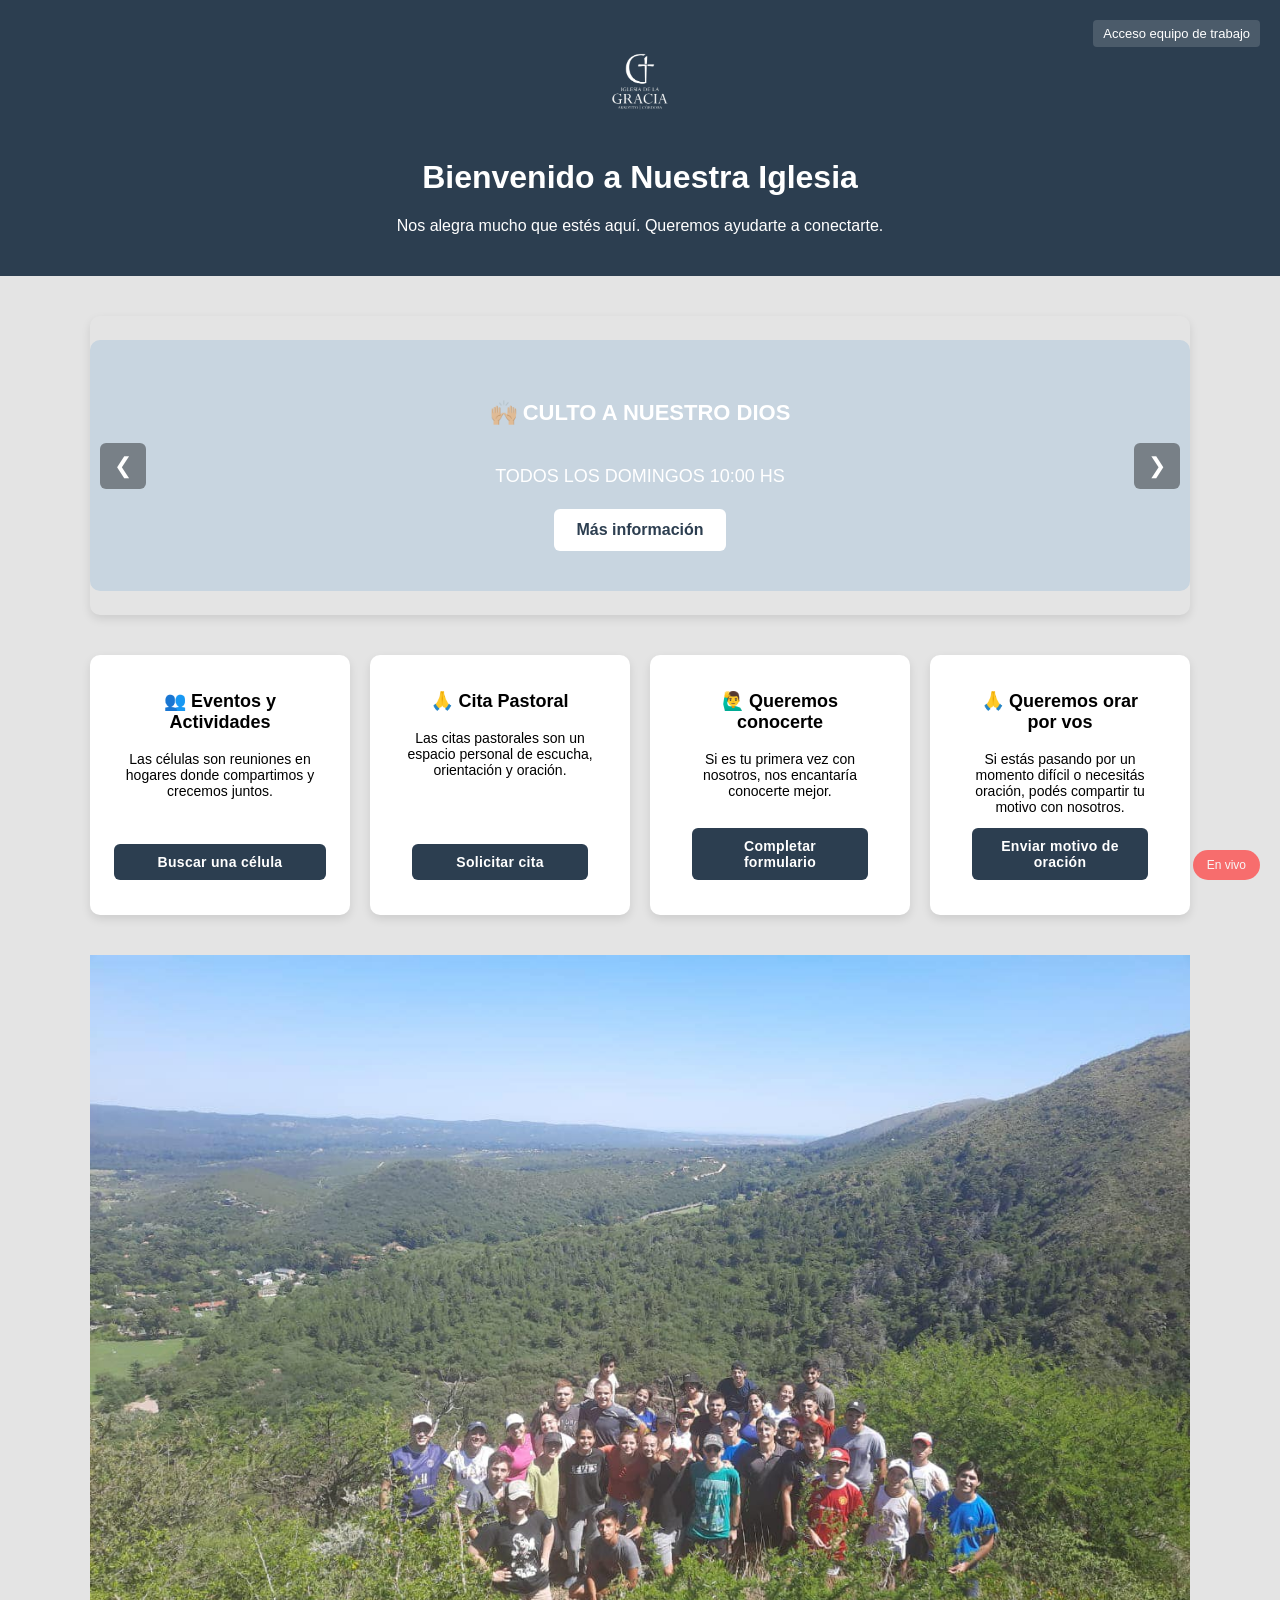
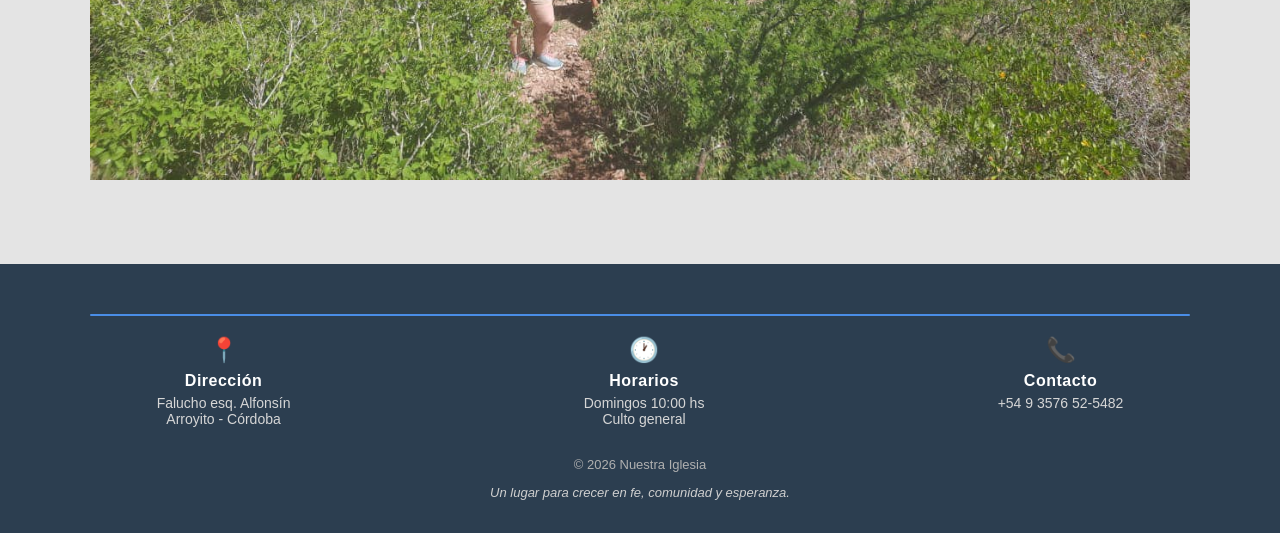
<file: index.html>
<!DOCTYPE html>
<html lang="es">

<head>

<meta charset="UTF-8">
<meta name="viewport" content="width=device-width, initial-scale=1.0">

<title>Iglesia</title>

<style>

body{
  font-family: Arial;              /* Fuente principal de toda la página */
  background:#e4e4e4;             /* Color de fondo gris claro */
  margin:0;                        /* Quita los márgenes predeterminados del navegador */
}

/* HEADER */

.btn-vivo {
  position: fixed;
  bottom: 20px;
  right: 20px;
  background: #ff3b3b;
  color: white;
  padding: 8px 14px;
  border-radius: 20px;
  font-size: 12px;
  text-decoration: none;
  opacity: 0.7;
  transition: 0.3s;
  cursor: pointer;
}

.btn-vivo:hover {
  opacity: 1;
  transform: scale(1.05);
}

header{
  background:#2c3e50;             /* Fondo azul del encabezado */
  color:white;                     /* Color de texto blanco */
  padding:30px 20px;               /* Espaciado interno: 30px arriba/abajo, 20px izquierda/derecha */
  text-align:center;               /* Centra el texto dentro del header */
  position:relative;               /* Posiciona elementos hijos con absolute relativo a este header */
}

.acceso-equipo{
  position:absolute;               /* Posiciona el botón relativo al header */
  top:20px;                        /* 20px desde el borde superior */
  right:20px;                      /* 20px desde el borde derecho */
  display:inline-block;            /* Comportamiento como un bloque en línea */
  width:auto;                       /* Ancho automático según contenido */
  font-size:13px;                  /* Tamaño de fuente pequeño */
  color:white;                      /* Texto blanco */
  text-decoration:none;            /* Quita subrayado */
  background:rgba(255,255,255,0.15); /* Fondo blanco semitransparente */
  padding:6px 10px;                /* Espaciado interno: 6px arriba/abajo, 10px izquierda/derecha */
  border-radius:4px;               /* Bordes redondeados */
}

.acceso-equipo:hover{
  background:rgba(255,255,255,0.3); /* Al pasar el mouse, el fondo se hace más visible */
}

.logo{
  width:150px;                     /* Ancho fijo del logo */
  position:absolute;               /* Posiciona el logo dentro del header */
  left:25px;                       /* 25px desde el borde izquierdo */
  top:50%;                          /* Centrado vertical relativo al header */
  transform:translateY(-50%);     /* Ajusta para que quede perfectamente centrado verticalmente */
}

/* CONTENIDO */

.container{
  max-width:1100px;                /* Ancho máximo del contenido */
  margin:auto;                      /* Centra horizontalmente el contenedor */
  padding:40px 10px;               /* Espaciado interno: 40px arriba/abajo, 10px izquierda/derecha */
}

.grid {
  display: grid;
  grid-template-columns: repeat(auto-fit, minmax(220px, 1fr)); /* tarjetas flexibles */
  gap:25px;
}

/* Contenedor de todas las tarjetas */
.grid {
  display: grid; /* Activa el layout en grid */
  grid-template-columns: repeat(auto-fit, minmax(220px, 1fr)); 
  /* Crea tantas columnas como entren, cada una mínimo 220px y máximo 1fr (proporción flexible) */
  gap: 25px; /* Separación entre tarjetas */
}

/* Cada tarjeta individual */
.card {
  background: white; /* Fondo blanco */
  border-radius: 10px; /* Bordes redondeados */
  box-shadow: 0 4px 10px rgba(0,0,0,0.1); /* Sombra sutil alrededor */
  display: flex; /* Flexbox para organizar contenido interno verticalmente */
  flex-direction: column; /* Contenido de arriba a abajo */
  justify-content: space-between; /* Distribuye espacio entre contenido y botón */
  text-align: center; /* Centra texto dentro de la tarjeta */
  aspect-ratio: 1 / 1; /* Mantiene la tarjeta cuadrada proporcional al ancho */
  overflow: hidden; /* Corta contenido que sobresalga de la tarjeta */
}

/* Contenido de la tarjeta (título + párrafo) */
.card-content {
  flex-grow: 1; /* Ocupa todo el espacio disponible dentro de la tarjeta */
  overflow: auto; /* Si el texto es muy largo, agrega scroll interno */
  padding: 15px; /* Espaciado interno para que el texto no toque bordes */
}

/* Título dentro de la tarjeta */
.card h3 {
  margin-top: 0; /* Quita margen superior */
  font-size: 18px; /* Tamaño de fuente legible */
}

/* Párrafo dentro de la tarjeta */
.card p {
  font-size: 14px; /* Tamaño de fuente más pequeño que el título */
  margin: 10px 0; /* Margen arriba y abajo */
}

/* Botón de la tarjeta */
.button {
  display: block;                 /* 🔥 importante */
  width: 80%;                     /* mismo ancho para todos */
  max-width: 220px;               /* no crecen demasiado */
  margin: 10px auto 15px auto;    /* centrado */
  padding: 12px 0;                /* solo vertical */
  background: #2c3e50;
  color: white;
  text-decoration: none;
  border-radius: 6px;
  font-weight: bold;
  font-size: 15px;                /* tamaño fijo */
  text-align: center;             /* centra texto */
  letter-spacing: 0.3px;          /* mejora visual */
  cursor: pointer;
  border: none;
  appearance: none;
  -webkit-appearance: none;
  -moz-appearance: none;
  transition: all 0.3s ease;
  outline: none;
}

.button:hover {
  background: #607489 !important;
}

/* MODALES: ocultos por defecto */
.modal {
  display: none;           /* Oculta el modal por defecto */
  position: fixed;         /* Fijo sobre la ventana */
  top: 0;
  left: 0;
  width: 100%;
  height: 100%;
  background: rgba(0,0,0,0.5); /* Fondo semitransparente */
  justify-content: center; /* Centra contenido horizontal */
  align-items: center;     /* Centra contenido vertical */
  z-index: 1000;           /* Encima de todo */
}

.modal-content {
  background: white;
  padding: 20px;
  border-radius: 10px;
  max-width: 90%;
  max-height: 90%;
  overflow: auto;          /* Scroll interno si es necesario */
}

/* MODALES ESTILO UNIFICADO */
.modal {
  display: none;                  /* Oculto por defecto */
  position: fixed;                /* Fijo sobre toda la pantalla */
  z-index: 1000;                  /* Encima de todo */
  left: 0;
  top: 0;
  width: 100%;                    /* Ocupa toda la pantalla */
  height: 100%;                   /* Altura completa */
  overflow: auto;                 /* Permite scroll si es necesario */
  background-color: rgba(0,0,0,0.6); /* Fondo semitransparente */
}

/* Contenido interno del modal */
.modal-content {
  background: white;              /* Fondo blanco */
  margin: 60px auto;              /* Centrado vertical y horizontal */
  padding: 20px;                  /* Espaciado interno */
  border-radius: 10px;            /* Bordes redondeados */
  max-width: 700px;               /* Ancho máximo uniforme */
  width: 90%;                     /* Responsivo en móviles */
  max-height: 80vh;               /* Altura máxima relativa a la pantalla */
  overflow-y: auto;               /* Scroll vertical si excede altura */
  box-shadow: 0 4px 20px rgba(0,0,0,0.2); /* Sombra elegante */
  text-align: center;             /* Centrado de texto */
}

.modal .close {
  color: #333;                     /* Gris oscuro */
  float: right;                     /* Lo pone a la derecha */
  font-size: 28px;
  font-weight: bold;
  cursor: pointer;
  margin-top: -10px;                /* Ajusta un poco hacia arriba */
}

.modal .close:hover {
  color: #648ed2;                   /* Azul al pasar mouse */
}

.modal iframe {
  width: 100%;                     /* Ocupa todo el ancho del contenido del modal */
  min-height: 400px;               /* Altura mínima legible */
  max-height: 70vh;                /* Máximo para no salirse del modal */
  border: none;                    /* Sin borde */
  border-radius: 6px;              /* Bordes suaves */
}

/* Responsive para móviles */
@media (max-width: 700px) {
  .grid {
    grid-template-columns: 1fr; /* 1 tarjeta por fila */
    gap: 20px; /* Reduce espacio entre tarjetas */
  }

  .card {
    aspect-ratio: auto; /* Deja que la altura se ajuste automáticamente en móviles */
    min-height: 180px; /* Garantiza altura mínima */
  }

  /* Header móvil */
header {
  padding: 25px 15px;      /* Reduce padding general */
  text-align: center;       /* Centra todo el contenido */
  position: relative;       /* Asegura que los hijos con absolute sean relativos */
}

/* Logo */
header .logo {
  position: static;         /* Quita absolute */
  transform: none;          /* Quita el translate */
  width: 90px;              /* Más pequeño en móviles */
  display: block;
  margin: 0 auto 10px auto; /* Centrado con margen inferior */
}

/* Botón acceso equipo */
header .acceso-equipo {
  position: static;          /* Quita absolute para que no se superponga */
  display: inline-block;     
  margin: 0 auto;            /* Centrado horizontal */
  padding: 8px 15px;         /* Ajusta tamaño en móviles */
  font-size: 13px;           /* Texto más legible */
  margin-bottom: 10px;       /* Separación debajo */
}
}

/* CARRUSEL ANUNCIOS */

.carousel{
  width:100%;                       /* Ocupa todo el ancho disponible */
  max-width:1100px;                 /* No excede 1100px */
  margin:0 auto 40px auto;          /* Centra horizontalmente y agrega 40px abajo */
  position:relative;                 /* Para poder colocar botones de flecha absolute */
  overflow:hidden;                  /* Oculta contenido que sobresalga */
  border-radius:10px;               /* Bordes redondeados del carrusel */
  box-shadow:0 4px 10px rgba(0,0,0,0.1); /* Sombra sutil */
}

.carousel-track{
  display:flex;                      /* Las slides se organizan horizontalmente */
  transition:transform 0.5s ease;    /* Animación suave al cambiar slide */
  align-items:stretch;                /* Centra verticalmente el contenido de cada slide */
}

.slide{
  min-width:100%;                   /* Cada slide ocupa todo el ancho del carrusel */
  color:white;                       /* Texto blanco */
  padding:40px 30px;                 /* Espaciado interno */
  display:flex;                       /* Flex para centrar vertical y horizontal */
  flex-direction:column;             /* Organiza texto verticalmente */
  align-items:center;                 /* Centrado horizontal */
  justify-content:center;             /* Centrado vertical */
  text-align:center;                 /* Texto centrado */
  margin:auto;                        /* Centra el slide dentro del carrusel */
  min-height:200px;                   /* Altura mínima */
  border-radius:10px;                 /* Bordes redondeados de cada slide */
}

.slide{
  min-width:100%;
  min-height:200px;

  display:flex;
  flex-direction:column;

  align-items:center;
  justify-content:center;

  padding:40px 30px;

  /* 🔥 CLAVE */
  width:100%;
  box-sizing:border-box;
}

/* Gama de azul institucional */
.slide-azul1 { background:#c8d5e0; } /* Azul muy claro, pastel */
.slide-azul2 { background:#a3b7c9; } /* Azul claro */
.slide-azul3 { background:#7f99b2; } /* Azul medio */
.slide-azul4 { background:#5c7a9b; } /* Azul oscuro */
.slide-azul5 { background:#2c3e50; } /* Azul institucional principal */

.slide h2,
.slide p{
  width:100%;              /* 🔥 clave */
  max-width:600px;
  word-break: normal;      /* 🔥 evita cortes raros */
  overflow-wrap: anywhere; /* 🔥 mejor que break-word */
}

.slide h2{
  font-size:22px;
  line-height:1.3;
}

.slide p{
  font-size:18px;
  max-width:600px;
  margin-bottom:20px;
  line-height:1.4;              /* 🔥 mejora lectura */
}

.slide a{
  background:white;
  color:#2c3e50;
  padding:12px 22px;
  border-radius:6px;
  text-decoration:none;
  font-weight:bold;
  display:inline-block;         /* 🔥 asegura buen comportamiento */
}

.slide a:hover{
  background:#f2f6fa;                 /* Hover: fondo gris claro */
}

/* BOTONES FLECHAS */

.carousel button{
  position:absolute;                   /* Posiciona sobre el carrusel */
  top:50%;                              /* Centrado vertical */
  transform:translateY(-50%);          /* Ajusta centrado exacto */
  background:rgba(0,0,0,0.4);          /* Fondo semitransparente negro */
  color:white;                          /* Texto blanco */
  border:none;                          /* Sin borde */
  font-size:22px;                       /* Tamaño del símbolo */
  padding:10px 14px;                     /* Espaciado interno */
  cursor:pointer;                        /* Cursor pointer */
  border-radius:6px;                     /* Bordes redondeados */
  z-index:10;                             /* Encima de slides */
}

.prev{ left:10px; }                      /* Botón anterior a 10px del borde izquierdo */
.next{ right:10px; }                     /* Botón siguiente a 10px del borde derecho */

.carousel button:hover{
  background:rgba(0,0,0,0.6);           /* Hover más oscuro */
}

/* RESPONSIVE */

@media (max-width:700px){
  /* Carrusel */
  .slide{
    padding:40px 15px;       /* más espacio vertical, menos horizontal */
    min-height:220px;        /* que respire un poco más */
  }

  .slide h2{
    font-size:20px;          /* ligeramente más pequeño */
  }

  .slide p{
    font-size:16px;
    max-width:90%;            /* que no se vea tan apretado */
    margin-bottom:20px;
  }

  .slide a{
    padding:10px 18px;        /* botones más cómodos de tocar */
    font-size:14px;
  }

  .carousel button{
    font-size:18px;
    padding:8px 10px;
  }

  .slide{
    padding:30px 15px;
    min-height:auto;            /* 🔥 evita que se corte */
  }

  .slide h2{
    font-size:18px;
  }

  .slide p{
    font-size:15px;
    max-width:95%;
  }

  .slide a{
    font-size:14px;
    padding:10px 16px;
  }
}

  /* Tarjetas */
.card {
  min-height:200px; /* menos altura exagerada */
  padding:20px;     /* mantiene espacio interno */
  display:flex;
  flex-direction:column;
  justify-content:space-between;
}

  .button{
    padding:10px 18px;
    font-size:14px;
  }

  /* Header */
  .logo{
    position:static;
    transform:none;
    width:90px;
    display:block;
    margin:0 auto 10px auto;
  }

  header{
    padding:25px 15px;
  }

  /* Ajuste general de grid */
  .grid{
    gap:20px;                /* un poco más de separación */
  }

.foto-carousel {
  position: relative;       /* Contenedor relativo para fotos */
  width: 100%;
  max-width: 1100px;
  margin: 40px auto;       /* Centra y separa del contenido superior */
  overflow: hidden;         /* Oculta imágenes que sobresalen */
}

.foto-carousel img {
  position: absolute;       /* Todas las imágenes se superponen */
  top: 0;
  left: 0;
  width: 100%;
  height: auto;
  opacity: 0;               /* Ocultas por defecto */
  transition: opacity 0.5s ease; /* Transición suave */
}

.foto-carousel img.active {
  opacity: 1;               /* Solo la activa se ve */
  position: relative;       /* La activa ocupa espacio visible */
}

/* Footer elegante */
footer {
  background: #2c3e50;          /* Azul oscuro elegante */
  color: #d6d6d6;               /* Texto gris claro */
  padding: 50px 20px 20px 20px; /* Más espacio arriba para respirar */
  font-family: Arial, sans-serif;
  position: relative;
  text-align: center;
}

/* Línea fina separadora */
/* Línea fina separadora ocupando casi todo el ancho */
footer::before {
  content: "";
  display: block;
  width: 90%;                     /* Ocupa 90% del ancho de la pantalla */
  max-width: 1100px;              /* Máximo ancho para pantallas grandes */
  height: 2px;                     /* Grosor fino */
  background: #4a8de6;            /* Azul claro para contraste */
  margin: 0 auto 20px auto;       /* Centra horizontalmente y da espacio debajo */
  border-radius: 1px;             /* Bordes suaves */
}

/* Contenedor de íconos y datos */
.footer-info {
  display: flex;
  justify-content: space-around;
  flex-wrap: wrap;
  margin-bottom: 30px;
  gap: 20px;                     /* Separación entre items */
}

/* Cada item del footer */
.footer-item {
  max-width: 220px;              /* Limita ancho para que no se estire demasiado */
}

.footer-item h4 {
  margin: 5px 0;
  font-size: 16px;
  color: #ffffff;                /* Títulos blancos */
  letter-spacing: 0.5px;         /* Espacio sutil entre letras */
}

.footer-item p {
  margin: 0;
  font-size: 14px;
}

.footer-icon {
  font-size: 24px;
  display: block;
  margin-bottom: 8px;
  color: #4a8de6;                /* Azul contraste para íconos */
}

/* Links */
footer a {
  color: #d6d6d6;
  text-decoration: none;
  transition: color 0.3s ease;
}

footer a:hover {
  color: #ffffff;                /* Cambio sutil al pasar mouse */
  text-decoration: underline;
}

/* Derechos y frase */
footer .copyright {
  font-size: 13px;
  color: #b0b0b0;
  margin-top: 10px;
}

footer .frase {
  font-style: italic;
  margin-top: 5px;
  color: #cfcfcf;
}

/* Contenido interno del modal */
.modal-content {
  background: white;             /* Fondo blanco */
  padding: 25px 30px;            /* Espaciado interno */
  border-radius: 10px;           /* Bordes redondeados */
  max-width: 700px;              /* No demasiado ancho */
  width: 90%;                    /* Ocupa 90% en pantallas pequeñas */
  margin: 50px auto;             /* Centrado vertical y horizontal */
  box-shadow: 0 5px 20px rgba(0,0,0,0.2); /* Sombra elegante */
  text-align: center;            /* Centrado del texto */
  max-height: 80vh;              /* Evita que exceda la pantalla */
  overflow-y: auto;              /* Scroll vertical si el contenido es largo */
}

/* Cuerpo interno del modal */
.modal-body {
  padding: 15px 0;
}

/* Botón del modal */
.modal-button {
  display: inline-block;         /* Se ve como botón */
  padding: 12px 25px;            /* Espaciado cómodo */
  background: #2c3e50;           /* Azul oscuro */
  color: white;                  /* Texto blanco */
  font-weight: bold;             /* Negrita */
  text-decoration: none;         /* Sin subrayado */
  border-radius: 6px;            /* Bordes redondeados */
  margin-top: 15px;              /* Separación del texto */
  transition: background 0.3s;   /* Efecto hover */
  cursor: pointer;               /* Manito al pasar mouse */
}

.modal-button:hover {
  background: #7da3e1;           /* Azul más oscuro al pasar mouse */
}

</style>

</head>

<body>
  

<header>

<img src="img/logo-iglesia.png" alt="Logo de la Iglesia" class="logo">

<h1>Bienvenido a Nuestra Iglesia</h1>

<p>Nos alegra mucho que estés aquí. Queremos ayudarte a conectarte.</p>

  <a href="acceso.html" class="acceso-equipo">
  Acceso equipo de trabajo
  </a>

</header>

<div class="container">

<div class="carousel">

<div class="carousel-track">

  <div class="slide slide-azul1">
    <h2> 🙌🏼 CULTO A NUESTRO DIOS</h2>
    <p>TODOS LOS DOMINGOS 10:00 HS</p>
    <a href="#">Más información</a>
  </div>

    <div class="slide slide-azul3">
    <h2>REUNION DE EQUIPO DE TRABAJO</h2>
    <p>Proximo Miercoles 21:00 hs<br>Nos juntamos a definir los lineamientos de este 2026</p>
  </div>

  <div class="slide slide-azul3">
    <h2>ENCONTRA UNA ACTIVIDAD PARA TI</h2>
    <p>Ingresa a la sección de Actividades y Eventos y encontra una actividad para vos</p>
    <a class="button" href="celulas.html">BUSCAR UNA ACTIVIDAD</a>
  </div>

</div>

<button class="prev" onclick="moverSlide(-1)">❮</button>
<button class="next" onclick="moverSlide(1)">❯</button>

</div>

<a href="vivo.html" class="btn-vivo">En vivo</a>

<div class="grid"> <!-- Contenedor de todas las tarjetas, usa grid para distribuirlas -->
  
  <!-- TARJETA 1 -->
  <div class="card"> <!-- Cada tarjeta individual -->
    
    <div class="card-content"> <!-- Contenido principal de la tarjeta, separado del botón -->
      <h3>👥 Eventos y Actividades</h3> <!-- Título de la tarjeta -->
      <p>
        Las células son reuniones en hogares donde compartimos y crecemos juntos.
      </p> <!-- Párrafo con información -->
    </div>

    <a class="button" href="celulas.html"> <!-- Botón con link -->
      Buscar una célula
    </a>

  </div>

  <!-- TARJETA 2 -->
  <div class="card">
    
    <div class="card-content">
      <h3>🙏 Cita Pastoral</h3>
      <p>
        Las citas pastorales son un espacio personal de escucha, orientación y oración.
      </p>
    </div>

    <button class="button" onclick="abrirCita()"> <!-- Botón que abre modal -->
      Solicitar cita
    </button>

  </div>

  <!-- TARJETA 3 -->
  <div class="card">
    
    <div class="card-content">
      <h3>🙋‍♂️ Queremos conocerte</h3>
      <p>
        Si es tu primera vez con nosotros, nos encantaría conocerte mejor.
      </p>
    </div>

    <button class="button" onclick="abrirConocerte()">
      Completar formulario
    </button>

  </div>

  <!-- TARJETA 4 -->
  <div class="card">
    
    <div class="card-content">
      <h3>🙏 Queremos orar por vos</h3>
      <p>
        Si estás pasando por un momento difícil o necesitás oración, podés compartir tu motivo con nosotros.
      </p>
    </div>

    <button class="button" onclick="abrirOracion()">
      Enviar motivo de oración
    </button>

  </div>

</div>

<!-- MODAL CITA PASTORAL -->

<!-- MODAL CITA PASTORAL -->
<div id="modalCita" class="modal">
  <div class="modal-content">
    <span class="close" onclick="cerrarCita()">&times;</span>
    <h2>Reservar una Cita Pastoral</h2>
    
    <div class="modal-body">
      <p>
        Las citas pastorales son un espacio de conversación, orientación espiritual y oración.
      </p>
      
      <!-- Botón estilizado -->
      <a class="modal-button" 
         href="https://calendar.app.google/1RZDMRSFcKo34GLp6" 
         target="_blank" 
         rel="noopener">
        Abrir calendario de citas
      </a>
    </div>
  </div>
</div>

<!-- MODAL CONOCER -->

<div id="modalConocerte" class="modal">

  <div class="modal-content">

    <span class="close" onclick="cerrarConocerte()">&times;</span>

    <h2>Queremos conocerte</h2>

    <iframe src="https://docs.google.com/forms/d/e/1FAIpQLSfh70ULIk5Yms42JQJRWNhZvlv1aDrzfICGIw5FvONYdoS8KA/viewform?embedded=true" width="640" height="1388" frameborder="0" marginheight="0" marginwidth="0">Cargando…</iframe>

  </div>

</div>

<!-- MODAL ORACION -->

<div id="modalOracion" class="modal">

<div class="modal-content">

<span class="close" onclick="cerrarOracion()">&times;</span>

<h2>Motivos de Oración</h2>

<iframe
src="https://docs.google.com/forms/d/e/1FAIpQLSdnc_ExkGpFJbV4-p3r2C7kH7dzoS4JJEhL16wKA---WSDEnQ/viewform?embedded=true">
</iframe>

</div>

</div>

  <div class="foto-carousel">

    <img src="img/fotos-carrousel/foto1.jpg" class="foto-slide active">
    <img src="img/fotos-carrousel/foto2.jpg" class="foto-slide">
    <img src="img/fotos-carrousel/foto3.jpg" class="foto-slide">
    <img src="img/fotos-carrousel/foto4.jpg" class="foto-slide">
    <img src="img/fotos-carrousel/foto5.jpg" class="foto-slide">
    <img src="img/fotos-carrousel/foto7.jpg" class="foto-slide">
    <img src="img/fotos-carrousel/foto8.jpg" class="foto-slide">

  </div>

</div>


<footer>

<div class="footer-info">

<div class="footer-item">
<span class="footer-icon">📍</span>
<h4>Dirección</h4>

<p>
<a href="https://www.google.com/maps/search/?api=1&query=Falucho+esquina+Alfonsin+Arroyito+Cordoba"
target="_blank"
style="color:#d6d6d6; text-decoration:none;">
Falucho esq. Alfonsín<br>Arroyito - Córdoba
</a>
</p>

</div>

<div class="footer-item">
<span class="footer-icon">🕐</span>
<h4>Horarios</h4>
<p>Domingos 10:00 hs<br>Culto general</p>
</div>

<div class="footer-item">
<span class="footer-icon">📞</span>
<h4>Contacto</h4>
<p>
<a href="https://wa.me/5493576525482" target="_blank" style="color:#d6d6d6; text-decoration:none;">
+54 9 3576 52-5482
</a>
</p>
</div>

</div>

<div class="copyright">
<p>© 2026 Nuestra Iglesia</p>
<p class="frase">Un lugar para crecer en fe, comunidad y esperanza.</p>
</div>

</footer>

<script>
// ---------------- MODALES ----------------
function abrirCita(){ document.getElementById("modalCita").style.display="block"; }
function cerrarCita(){ document.getElementById("modalCita").style.display="none"; }

function abrirConocerte(){ document.getElementById("modalConocerte").style.display="block"; }
function cerrarConocerte(){ document.getElementById("modalConocerte").style.display="none"; }

function abrirOracion(){ document.getElementById("modalOracion").style.display="block"; }
function cerrarOracion(){ document.getElementById("modalOracion").style.display="none"; }

// Cerrar modal al hacer click fuera
window.onclick = function(event){
  const modales = ["modalCita","modalConocerte","modalOracion"];
  modales.forEach(id=>{
    const m = document.getElementById(id);
    if(event.target == m) m.style.display = "none";
  });
}

// ---------------- CARRUSEL ----------------
let index = 0;

function moverSlide(direccion){
  const track = document.querySelector(".carousel-track");
  const slides = document.querySelectorAll(".slide");

  index += direccion;

  if(index < 0) index = slides.length - 1;
  if(index >= slides.length) index = 0;

  track.style.transform = "translateX(-" + index * 100 + "%)";
}

// Cambio automático cada 5 segundos
setInterval(() => { moverSlide(1); }, 5000);

// ---------------- SWIPE EN CELULAR ----------------

let startX = 0;
let endX = 0;

const carousel = document.querySelector(".carousel");

carousel.addEventListener("touchstart", function(e){
  startX = e.touches[0].clientX;
});

carousel.addEventListener("touchmove", function(e){
  endX = e.touches[0].clientX;
});

carousel.addEventListener("touchend", function(){

  if(startX - endX > 50){
    moverSlide(1);   // swipe izquierda
  }

  if(endX - startX > 50){
    moverSlide(-1);  // swipe derecha
  }

});

let fotoIndex = 0;

function cambiarFoto(){

const fotos = document.querySelectorAll(".foto-slide");

fotos.forEach(f => f.classList.remove("active"));

fotoIndex++;

if(fotoIndex >= fotos.length){
fotoIndex = 0;
}

fotos[fotoIndex].classList.add("active");

}

setInterval(cambiarFoto,4000);

</script>

</body>

</html>
</file>
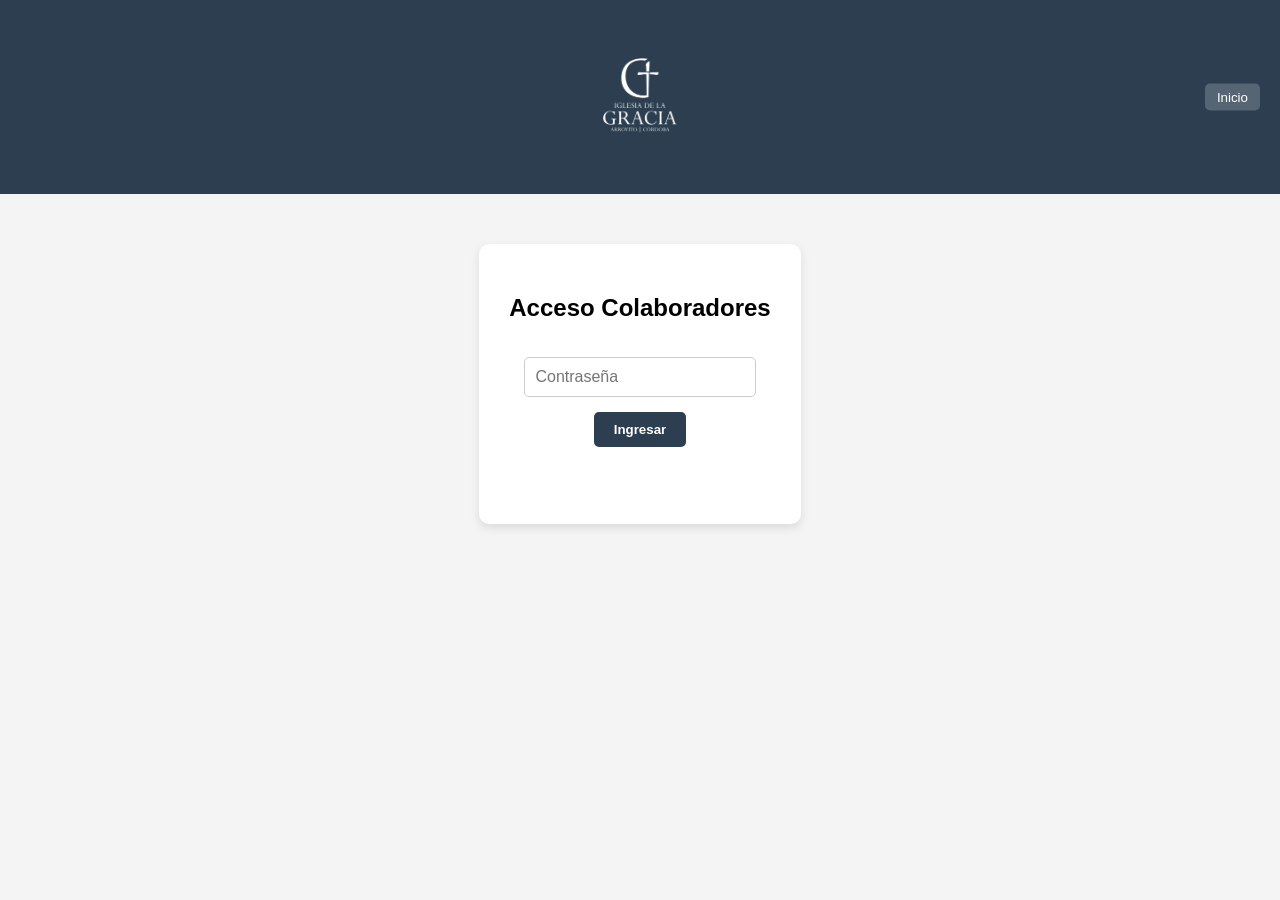
<file: acceso.html>
<!DOCTYPE html>
<html lang="es">
<head>
<meta charset="UTF-8">
<meta name="viewport" content="width=device-width, initial-scale=1.0">
<title>Acceso Colaboradores</title>
<style>
/* COLOR INSTITUCIONAL */
:root {
  --azul-institucional: #2c3e50;
}

/* BODY */
body {
  font-family: Arial, sans-serif;
  background:#f4f4f4;
  margin:0;
  min-height:100vh;
  display:flex;
  flex-direction:column;
}

/* HEADER COMÚN */
header{
  background: var(--azul-institucional);
  color:white;
  padding:20px;
  text-align:center;
  position:relative;
}

header img.logo{
  width:120px;
  cursor:pointer;
}

.volver-inicio{
  position:absolute;
  right:20px;
  top:50%;
  transform:translateY(-50%);
  background:rgba(255,255,255,0.2);
  color:white;
  border:none;
  padding:6px 12px;
  border-radius:5px;
  cursor:pointer;
}

.volver-inicio:hover{
  background:rgba(255,255,255,0.4);
}

/* CONTENEDOR GENERAL */
.container {
  max-width:800px;
  margin:30px auto;
  padding:20px;
  text-align:center;
}

/* LOGIN */
.login-box {
  background:white;
  padding:30px;
  border-radius:10px;
  box-shadow:0 4px 10px rgba(0,0,0,0.1);
  display:flex;
  flex-direction:column;
  align-items:center;
  gap:15px;
}

.login-box input {
  padding:10px;
  width:80%;
  max-width:300px;
  border:1px solid #ccc;
  border-radius:5px;
  font-size:16px;
}

.login-box button {
  padding:10px 20px;
  background: var(--azul-institucional);
  color:white;
  border:none;
  border-radius:5px;
  font-weight:bold;
  cursor:pointer;
}

.login-box button:hover {
  background:#1a2a38;
}

/* MENSAJES */
#error-msg {
  color:red;
  font-weight:bold;
}

/* GRID DE MINISTERIOS */
.ministerios-grid {
  display:none; /* oculto hasta poner la contraseña correcta */
  grid-template-columns: repeat(auto-fit, minmax(220px,1fr));
  gap:25px;
  margin-top:30px;
  text-align:center;
  display:grid;
}

.card {
  background:white;
  border-radius:10px;
  box-shadow:0 4px 10px rgba(0,0,0,0.1);
  padding:20px;
  display:flex;
  flex-direction:column;
  justify-content:space-between;
  text-align:center;
}

.card h3 {
  margin-top:0;
  color: var(--azul-institucional);
}

.card p {
  font-size:14px;
  margin:10px 0;
}

.card .button {
  padding:10px 18px;
  background: var(--azul-institucional);
  color:white;
  border:none;
  border-radius:5px;
  font-weight:bold;
  cursor:pointer;
  text-decoration:none;
}

.card .button:hover {
  background:#1a2a38;
}

/* RESPONSIVE */
@media(max-width:600px){
  .login-box input { width:90%; }
  .ministerios-grid { grid-template-columns:1fr; gap:20px; }
}
</style>
</head>
<body>

<!-- HEADER -->
<header>
  <img src="img/logo-iglesia.png" alt="Logo Iglesia" class="logo" onclick="window.location.href='index.html'">
  <button class="volver-inicio" onclick="window.location.href='index.html'">Inicio</button>
</header>

<div class="container">

  <!-- LOGIN -->
  <div id="login" class="login-box">
    <h2>Acceso Colaboradores</h2>
    <input type="password" id="password" placeholder="Contraseña" onkeydown="if(event.key === 'Enter') verificarPassword()">
    <button onclick="verificarPassword()">Ingresar</button>
    <p id="error-msg"></p>
  </div>

  <!-- GRID DE MINISTERIOS -->
  <div id="gridMinisterios" class="ministerios-grid">
    <!-- Tarjetas generadas dinámicamente -->
  </div>

</div>

<script>
// CONTRASEÑA CORRECTA
const contraseñaValida = "colab";

function verificarPassword(){
  const pass = document.getElementById("password").value;
  const errorMsg = document.getElementById("error-msg");

  if(pass === contraseñaValida){
    errorMsg.textContent = "";
    document.getElementById("login").style.display = "none";
    document.getElementById("gridMinisterios").style.display = "grid";
    cargarMinisterios();
  } else {
    errorMsg.textContent = "Contraseña incorrecta";
  }
}

// Cargar ministerios
function cargarMinisterios(){
  const grid = document.getElementById("gridMinisterios");

  const ministerios = [
    {
      nombre: "Ministerio de Seguimiento",
      descripcion: "Se encargan de acompañar a los miembros y ayudarlos en su crecimiento espiritual.",
      botonTexto: "Acceder",
      enlace: "https://docs.google.com/spreadsheets/d/1RuXmJEpI8LJ5Vw0yuBVH_YhnM6KdHbpMPKoZ5dYtEns/edit?usp=sharing"
    },
    {
      nombre: "Ministerio de Alabanza",
      descripcion: "Responsables de liderar la música y la adoración durante los cultos.",
      botonTexto: "Acceder",
      enlace: "ministerios/int-alabanza.html"
    }
  ];

  ministerios.forEach(m => {
    const card = document.createElement("div");
    card.className = "card";

    const h3 = document.createElement("h3");
    h3.textContent = m.nombre;

    const p = document.createElement("p");
    p.textContent = m.descripcion;

    const btn = document.createElement("a");
    btn.href = m.enlace;
    btn.className = "button";
    btn.textContent = m.botonTexto;
    btn.target = "_blank"; // abre el link en nueva pestaña

    card.appendChild(h3);
    card.appendChild(p);
    card.appendChild(btn);

    grid.appendChild(card);
  });
}
</script>

</body>
</html>
</file>
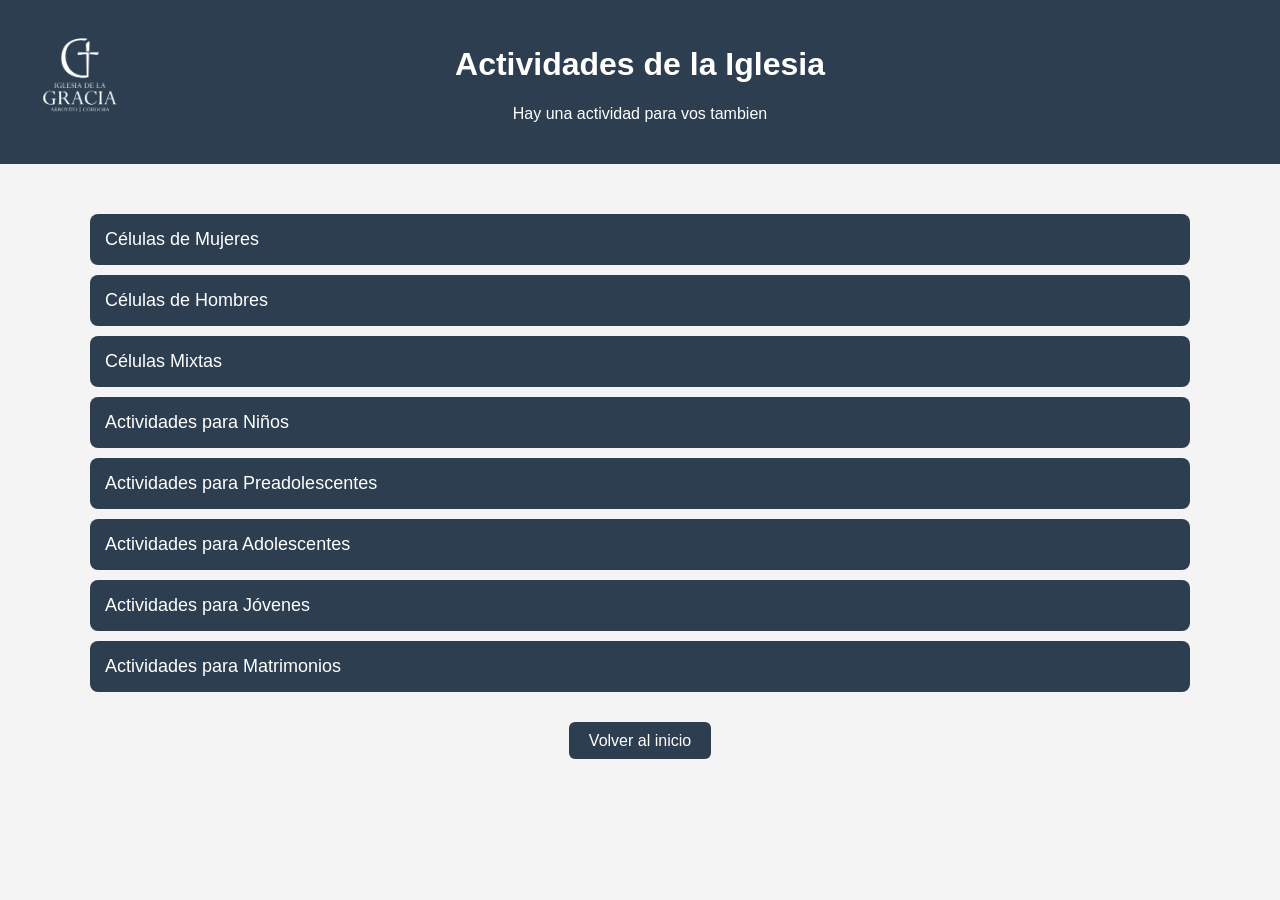
<file: celulas.html>
<!DOCTYPE html>
<html lang="es">

<head>

<meta charset="UTF-8">
<meta name="viewport" content="width=device-width, initial-scale=1.0">

<title>Actividades</title>

<style>

body{
font-family:Arial;
background:#f4f4f4;
margin:0;
}

header{
background:#2c3e50;
color:white;
padding:25px;
text-align:center;
position:relative;
}

.logo{
position:absolute;
left:20px;
top:0px;
height:150px;
}

.container{
max-width:1100px;
margin:auto;
padding:40px 20px;
} 

.accordion{
background:#2c3e50;
color:white;
cursor:pointer;
padding:15px;
width:100%;
border:none;
text-align:left;
font-size:18px;
border-radius:8px;
margin-top:10px;
}

.panel{
display:none;
padding:20px 0;
}

.cards{
display:grid;
grid-template-columns:repeat(auto-fill, minmax(200px, 1fr));
gap:15px;
}


.card{
background:white;
width:100%;
min-height:150px;
padding:5px;
border-radius:10px;
box-shadow:0 3px 8px rgba(0,0,0,0.1);
display:flex;
flex-direction:column;
justify-content:space-between;
text-align:center;
position:relative;
overflow:hidden;
}


.card h3{
font-size:15px;
margin:0;
color:#2c3e50;
}

.info{
font-size:13px;
line-height:1.4;
}

.referencia{
font-weight:bold;
margin:3px 0;
}

.ribbon{
position:absolute;
top:10px;
right:-35px;
width:120px;
text-align:center;
transform:rotate(45deg);
color:white;
font-size:11px;
font-weight:bold;
padding:3px 0;
}

.femenino{background:#e91e63;}
.masculino{background:#2196f3;}
.mixto{background:#4caf50;}

.whatsapp{
display:inline-block;
padding:6px;
background:#25D366;
color:white;
text-decoration:none;
border-radius:5px;
font-size:12px;
}

.delete{
position:absolute;
top:8px;
left:8px;
width:24px;
height:24px;
border-radius:50%;
border:none;
background:#ff4d4d;
cursor:pointer;
opacity:0;
transition:0.2s;
display:flex;
align-items:center;
justify-content:center;
}

.card:hover .delete{
opacity:1;
}

.footer{
text-align:center;
margin-top:40px;
}

.volver{
padding:10px 20px;
background:#2c3e50;
color:white;
text-decoration:none;
border-radius:6px;
}

@media (max-width:700px){

.logo{
position:static;
transform:none;
height:80px;
display:block;
margin:0 auto 10px auto;
}

header{
padding:20px 15px;
}

.delete{
opacity:1;
}

}

</style>

</head>

<body>

<header>

<a href="index.html">
<img src="img/logo-iglesia.png" class="logo">
</a>

<h1>Actividades de la Iglesia</h1>
<p>Hay una actividad para vos tambien</p>

</header>

<div class="container">

<!-- MUJERES -->

<button class="accordion">Células de Mujeres</button>
<div class="panel">
<div class="cards">

<div class="card">
<div class="ribbon femenino">Femenino</div>
<h3>Célula Mujeres</h3>
<div class="info">
<p class="referencia">Nancy Aimar<br>Alicia Ferace</p>
<p>Miércoles 20 hs</p>
</div>
<a class="whatsapp" href="https://wa.me/5493576462518">WhatsApp</a>

</div>

<div class="card">
<div class="ribbon femenino">Femenino</div>
<h3>Mujeres Jóvenes</h3>
<div class="info"><br>
<p class="referencia">Cynthia Laiz<br>Gaby Piovano</p>
<p>Martes 20:30 hs</p>
<p>Hasta 25 años</p>
</div>
<a class="whatsapp" href="https://wa.me/549357665220">WhatsApp</a>
</div>

<div class="card">
<div class="ribbon femenino">Femenino</div>
<h3>Célula Mujeres</h3>
<div class="info"><br>
<p class="referencia">Graciela Magliano<br>Marta Vrech</p>
<p>Miércoles 16 hs</p>
<p>Alfonsín 1284</p>
</div>
<a class="whatsapp" href="https://wa.me/5493576526676">WhatsApp</a>
</div>

<div class="card">
<div class="ribbon femenino">Femenino</div>
<h3>Célula Mujeres</h3>
<div class="info">
<p class="referencia">Vivi Barrionuevo<br>Sandra Lopez</p>
<p>Martes 15 hs</p>
</div>
<a class="whatsapp" href="https://wa.me/5493576449801">WhatsApp</a>
</div>

<div class="card">
<div class="ribbon femenino">Femenino</div>
<h3>Célula Mujeres</h3>
<div class="info">
<p class="referencia">Natalia Lescano<br>Gaby Piovano</p>
<p>Martes 21 hs</p>
</div>
<a class="whatsapp" href="https://wa.me/5493576473661">WhatsApp</a>
</div>

<div class="card">
<div class="ribbon femenino">Femenino</div>
<h3>Célula Mujeres</h3>
<div class="info">
<p class="referencia">Mara Heredia<br>Laura Govedas</p>
<p>Lunes 15 hs</p>
</div>
<a class="whatsapp" href="https://wa.me/5493576515017">WhatsApp</a>
</div>

<div class="card">
<div class="ribbon femenino">Femenino</div>
<h3>Célula Mujeres</h3>
<div class="info">
<p class="referencia">Cristina Pinto</p>
<p>Lunes 19:30 hs</p>
</div>
<a class="whatsapp" href="https://wa.me/5493576477918">WhatsApp</a>
</div>

<div class="card">
<div class="ribbon femenino">Femenino</div>
<h3>Célula Mujeres</h3>
<div class="info">
<p class="referencia">Lucy Gonzalez</p>
<p>Martes 15:30 hs</p>
</div>
<a class="whatsapp" href="https://wa.me/5493576522684">WhatsApp</a>
</div>

<div class="card">
<div class="ribbon femenino">Femenino</div>
<h3>Célula Mujeres</h3>
<div class="info">
<p class="referencia">Liliana Ferace</p>
<p>Martes 14:30 hs</p>
</div>
<a class="whatsapp" href="https://wa.me/5493576525482">WhatsApp</a>
</div>


</div>
</div>

<!-- HOMBRES -->

<button class="accordion">Células de Hombres</button>
<div class="panel">
<div class="cards">

<div class="card">
<div class="ribbon masculino">Masculino</div>
<h3>Célula Varones</h3>
<div class="info">
<p class="referencia">Carlos Ferreyra<br>Kevin Vrech</p>
<p>Martes 20:30 hs</p>
</div>
<a class="whatsapp" href="https://wa.me/5493576525515">WhatsApp</a>
</div>

<div class="card">
<div class="ribbon masculino">Masculino</div>
<h3>Célula Varones</h3>
<div class="info">
<p class="referencia">Dani Lopez<br>Hugo Risso</p>
<p>Martes 20:30 hs</p>
</div>
<a class="whatsapp" href="https://wa.me/5493576525469">WhatsApp</a>
</div>

</div>
</div>

<!-- MIXTAS -->

<button class="accordion">Células Mixtas</button>
<div class="panel">
<div class="cards">

<div class="card">
<div class="ribbon mixto">Mixto</div>
<h3>Discipulado</h3>
<div class="info">
<p class="referencia">Luci Gonzalez</p>
<p>Lunes 20 hs</p>
</div>
<a class="whatsapp" href="https://wa.me/5493576522684">WhatsApp</a>
</div>

<div class="card">
<div class="ribbon mixto">Mixto</div>
<h3>Discipulado Online</h3>
<div class="info">
<p class="referencia">Gustavo y Silvana Perrone</p>
</div>
<a class="whatsapp" href="https://wa.me/5493576522783">WhatsApp</a>
</div>

<div class="card">
<div class="ribbon mixto">Mixto</div>
<h3>Intercesión</h3>
<div class="info">
<p class="referencia">Graciela Magliano</p>
</div>
<a class="whatsapp" href="https://wa.me/5493576526676">WhatsApp</a>
</div>

</div>
</div>

<!-- NIÑOS -->

<button class="accordion">Actividades para Niños</button>
<div class="panel">
<div class="cards">

<div class="card">
<div class="ribbon mixto">Niños</div>
<h3>Actividad Niños</h3>
<div class="info">
<p class="referencia">Natalia Lescano</p>
<p>Sábados 15 a 16:30</p>
<p>6 a 9 años</p>
</div>
<a class="whatsapp" href="https://wa.me/5493576473661">WhatsApp</a>
</div>

</div>
</div>

<!-- PREADOLESCENTES -->

<button class="accordion">Actividades para Preadolescentes</button>
<div class="panel">
<div class="cards">

<div class="card">
<div class="ribbon mixto">Preadolescentes</div>
<h3>Preadolescentes</h3>
<div class="info">
<p class="referencia">Franco Vrech<br>Mara Heredia</p>
<p>Sábados 17 a 19</p>
</div>
<a class="whatsapp" href="https://wa.me/5493576515017">WhatsApp</a>
</div>

</div>
</div>

<!-- ADOLESCENTES -->

<button class="accordion">Actividades para Adolescentes</button>
<div class="panel">
<div class="cards">

<div class="card">
<div class="ribbon mixto">Adolescentes</div>
<h3>Adolescentes</h3>
<div class="info">
<p class="referencia">Franco Bongiorno<br>Kevin Vrech</p>
<p>Viernes 20:30 a 22:30</p>
</div>
<a class="whatsapp" href="https://wa.me/5493516160825">WhatsApp</a>
</div>

</div>
</div>

<!-- JOVENES -->

<button class="accordion">Actividades para Jóvenes</button>
<div class="panel">
<div class="cards">

<div class="card">
<div class="ribbon mixto">Jóvenes</div>
<h3>Jóvenes</h3>
<div class="info">
<p class="referencia">Ariel Suarez<br>Cintia Laiz</p>
<p>Sábados 21 a 01</p>
<p>18 a 25 años</p>
</div>
<a class="whatsapp" href="https://wa.me/5493576652203">WhatsApp</a>
</div>

<div class="card">
<div class="ribbon mixto">Jóvenes</div>
<h3>Célula Jóvenes</h3>
<div class="info">
<p class="referencia">Manu Risso<br>Leda Ferreyra</p>
<p>Jueves 21 hs</p>
</div>
<a class="whatsapp" href="https://wa.me/5493576525483">WhatsApp</a>
</div>

</div>
</div>

<!-- MATRIMONIOS -->

<button class="accordion">Actividades para Matrimonios</button>
<div class="panel">
<div class="cards">

<div class="card">
<div class="ribbon mixto">Matrimonios</div>
<h3>Matrimonios</h3>
<div class="info"><br>
<p class="referencia">Gabriel Ferace y Débora Sauri<br>Jose Gilbert y Nancy Aimar</p>
<p>Viernes cada 15 días</p>
<p>21 hs</p>
</div>
<a class="whatsapp" href="https://wa.me/5493576472542">WhatsApp</a>
</div>

</div>
</div>

<div class="footer">
<a class="volver" href="index.html">Volver al inicio</a>
</div>

</div>

<script>

function guardarDatos(){
localStorage.setItem("actividadesHTML",document.querySelector(".container").innerHTML);
}

var acc=document.getElementsByClassName("accordion");

for(let i=0;i<acc.length;i++){

acc[i].addEventListener("click",function(){

var panel=this.nextElementSibling;

document.querySelectorAll(".panel").forEach(p=>{
if(p!==panel){p.style.display="none"}
});

panel.style.display=panel.style.display==="block"?"none":"block";

});

}

function cargarDatos(){

let datos=localStorage.getItem("actividadesHTML");

if(datos){
document.querySelector(".container").innerHTML=datos;
}

}

window.onload=cargarDatos;

</script>

</body>
</html>
</file>
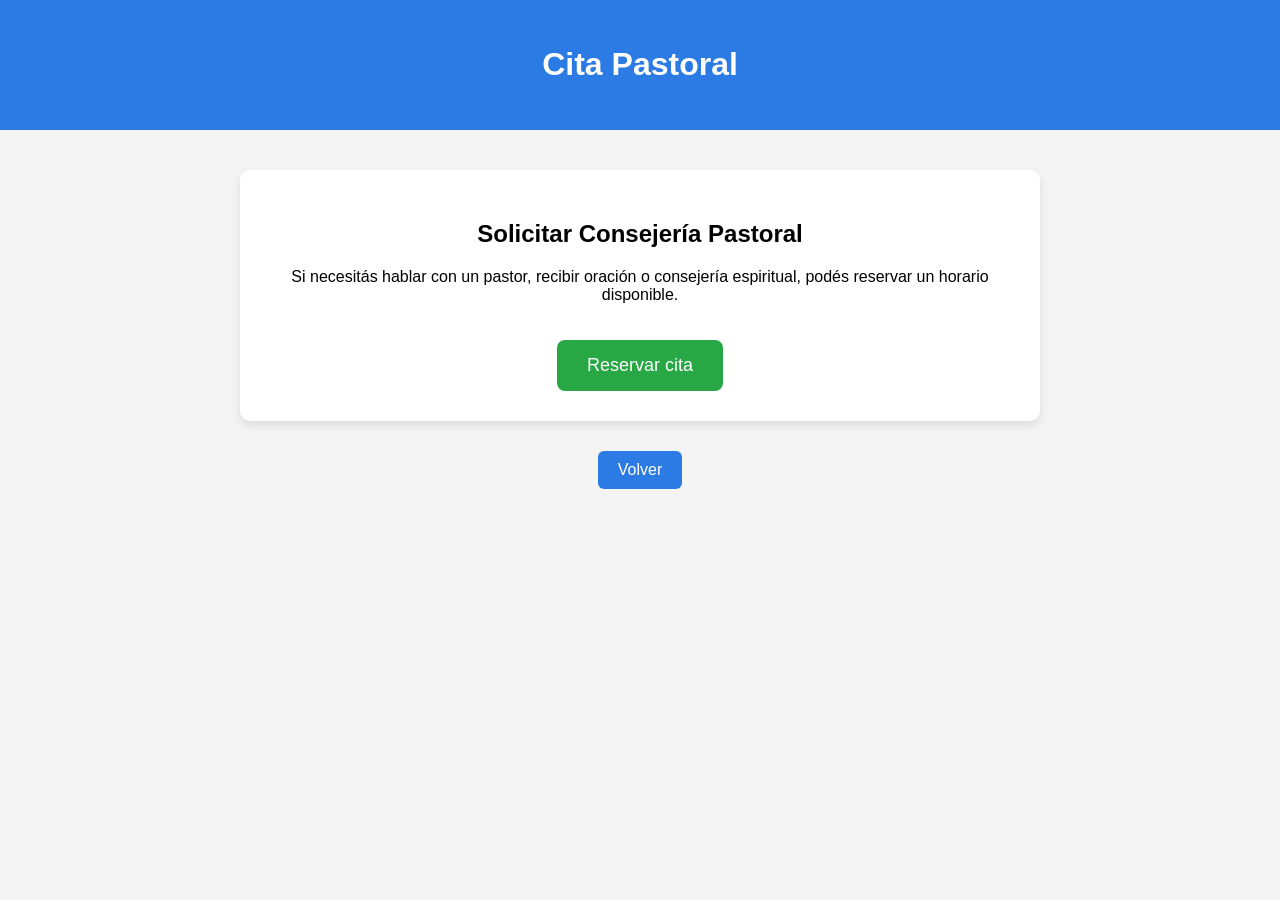
<file: cita-pastoral.html>
<!DOCTYPE html>
<html lang="es">

<head>

<meta charset="UTF-8">
<meta name="viewport" content="width=device-width, initial-scale=1.0">

<title>Cita Pastoral</title>

<style>

body{
font-family:Arial;
background:#f4f4f4;
margin:0;
}

header{
background:#2c7be5;
color:white;
padding:25px;
text-align:center;
}

.container{
max-width:800px;
margin:auto;
padding:40px 20px;
text-align:center;
}

.card{
background:white;
padding:30px;
border-radius:10px;
box-shadow:0 4px 10px rgba(0,0,0,0.1);
}

.boton{
display:inline-block;
margin-top:20px;
padding:15px 30px;
background:#28a745;
color:white;
font-size:18px;
text-decoration:none;
border-radius:8px;
}

.volver{
display:inline-block;
margin-top:30px;
padding:10px 20px;
background:#2c7be5;
color:white;
text-decoration:none;
border-radius:6px;
}

</style>

</head>

<body>

<header>
<h1>Cita Pastoral</h1>
</header>

<div class="container">

<div class="card">

<h2>Solicitar Consejería Pastoral</h2>

<p>
Si necesitás hablar con un pastor, recibir oración o consejería espiritual,
podés reservar un horario disponible.
</p>

<a class="boton"
href="https://calendar.app.google/1RZDMRSFcKo34GLp6"
target="_blank">

Reservar cita

</a>

</div>

<a class="volver" href="index.html">Volver</a>

</div>

</body>

</html>
</file>
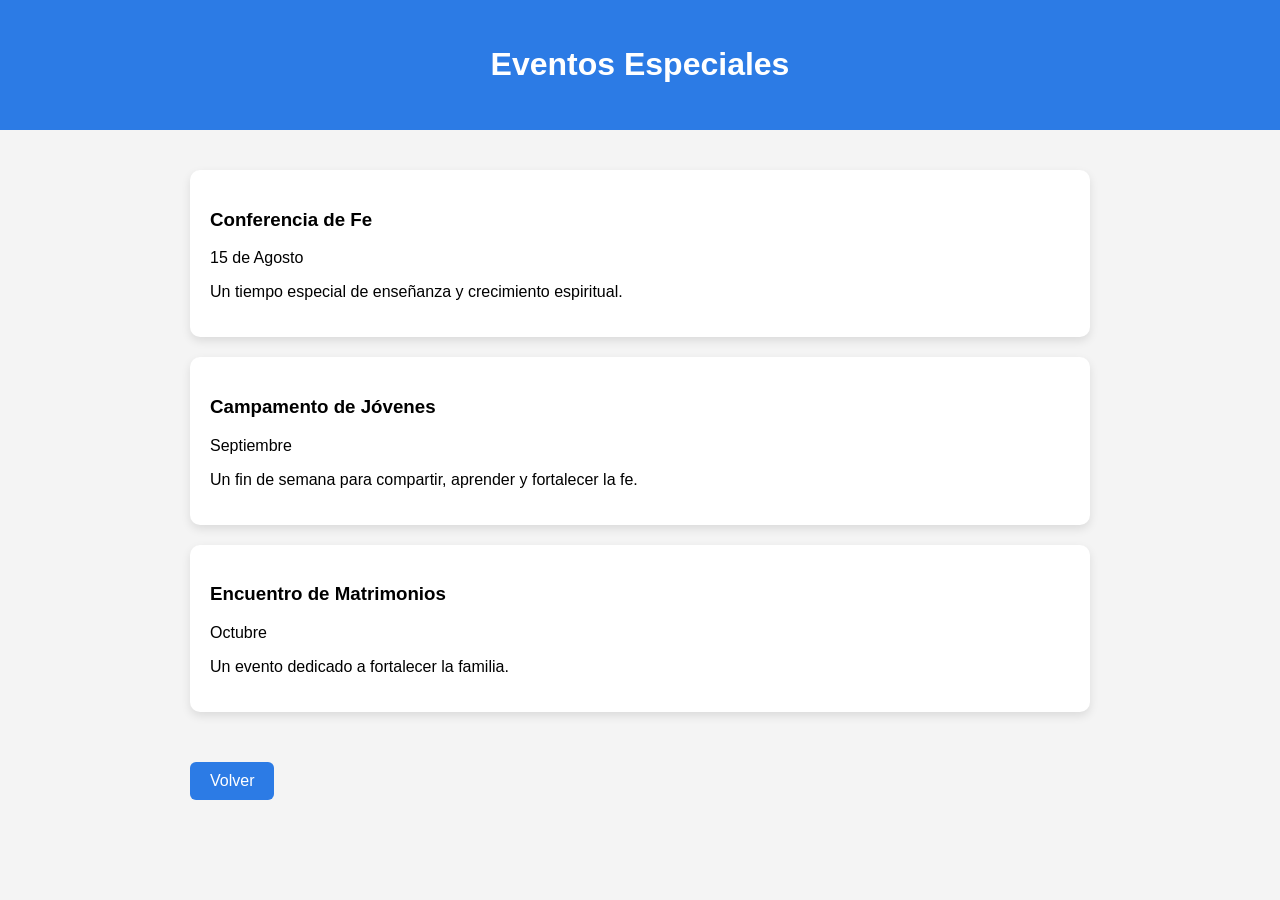
<file: eventos.html>
<!DOCTYPE html>
<html lang="es">

<head>

<meta charset="UTF-8">
<meta name="viewport" content="width=device-width, initial-scale=1.0">

<title>Eventos</title>

<style>

body{
font-family:Arial;
background:#f4f4f4;
margin:0;
}

header{
background:#2c7be5;
color:white;
padding:25px;
text-align:center;
}

.container{
max-width:900px;
margin:auto;
padding:40px 20px;
}

.card{
background:white;
padding:20px;
margin-bottom:20px;
border-radius:10px;
box-shadow:0 4px 10px rgba(0,0,0,0.1);
}

.volver{
display:inline-block;
margin-top:30px;
padding:10px 20px;
background:#2c7be5;
color:white;
text-decoration:none;
border-radius:6px;
}

</style>

</head>

<body>

<header>
<h1>Eventos Especiales</h1>
</header>

<div class="container">

<div class="card">
<h3>Conferencia de Fe</h3>
<p>15 de Agosto</p>
<p>Un tiempo especial de enseñanza y crecimiento espiritual.</p>
</div>

<div class="card">
<h3>Campamento de Jóvenes</h3>
<p>Septiembre</p>
<p>Un fin de semana para compartir, aprender y fortalecer la fe.</p>
</div>

<div class="card">
<h3>Encuentro de Matrimonios</h3>
<p>Octubre</p>
<p>Un evento dedicado a fortalecer la familia.</p>
</div>

<a class="volver" href="index.html">Volver</a>

</div>

</body>

</html>
</file>
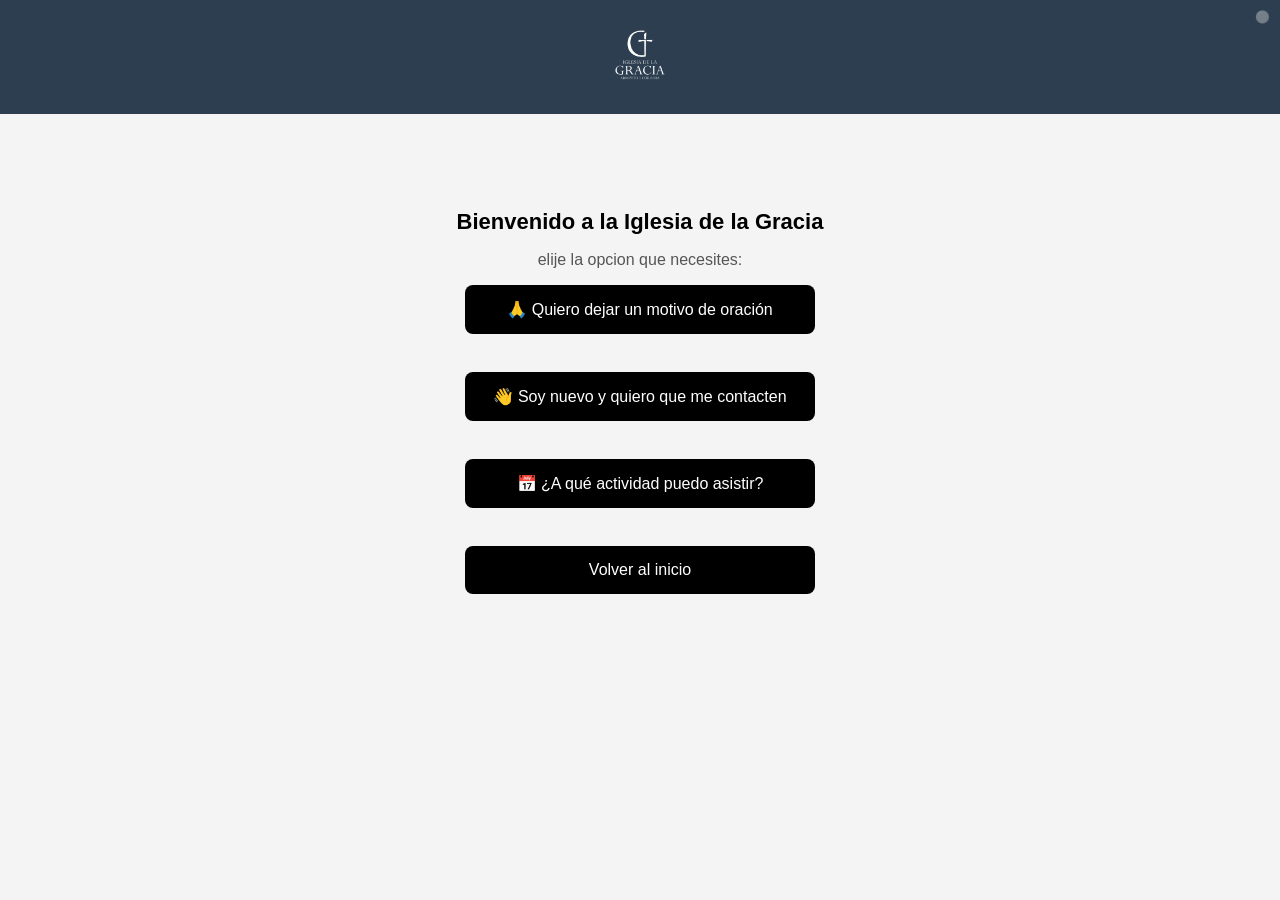
<file: vivo.html>
<!DOCTYPE html>
<html lang="es">
<head>
  <meta charset="UTF-8">
  <meta name="viewport" content="width=device-width, initial-scale=1.0">
  <title>En Vivo</title>

  <style>
    
    body {
      font-family: Arial, sans-serif;
      background: #f4f4f4;
      text-align: center;
      margin: 0;
    }

    header {
      background: #2c3e50;
      padding: 5px;
    }

    header img {
      height: 100px;
      cursor: pointer;
    }

    .container {
      max-width: 400px;
      margin: auto;
      margin-top: 60px;
      padding: 20px;
    }

    h1 {
      font-size: 22px;
    }

    p {
      color: #555;
    }

    .btn {
      display: inline-block;
      margin-top: 20px;
      padding: 15px 25px;
      background: black;
      color: white;
      text-decoration: none;
      border-radius: 8px;
      font-size: 16px;
    }

    .switch {
      position: fixed;
      top: 10px;
      right: 10px;
      font-size: 12px;
      opacity: 0.4;
      cursor: pointer;
      z-index: 999;
    }

    .switch:hover {
      opacity: 1;
    }

    .btn {
    display: block;
    margin: 10px auto;
    width: 90%;
    max-width: 300px;
    }

  </style>

</head>



<body>

<!-- HEADER -->
<header>
  <a href="index.html">
    <img src="img/logo-iglesia.png" alt="Logo Iglesia">
  </a>
</header>

<!-- SWITCH OCULTO -->
<div class="switch" onclick="login()">⚪</div>

<!-- CONTENIDO -->
<div class="container" id="app">
  Cargando...
</div>

<script>
let CONFIG = null;

// Cargar config
fetch('./config.json')
  .then(res => res.json())
  .then(data => {
    CONFIG = data;
    render();
  });

// Renderizar según estado
function render() {
  const app = document.getElementById("app");

  if (CONFIG.estado === "activo") {
    app.innerHTML = `
      <h1>🔴 EN VIVO</h1>
      <p>${CONFIG.contenido.texto}</p>
      <a class="btn" href="${CONFIG.contenido.link}" target="_blank">
        ${CONFIG.ui.boton_activo_texto}
      </a>
    `;
  } else {
  let botonesHTML = "";

  if (CONFIG.ui.botones_extra) {
    CONFIG.ui.botones_extra.forEach(btn => {
      botonesHTML += `
        <a class="btn" href="${btn.link}" target="_blank">
          ${btn.texto}
        </a><br>
      `;
    });
  }

  app.innerHTML = `
    <h1>${CONFIG.ui.titulo_standby}</h1>
    <p>${CONFIG.ui.mensaje_standby2}</p>

    ${botonesHTML}

    <a class="btn" href="index.html">
      ${CONFIG.ui.boton_inicio_texto}
    </a>
  `;
}
}

// Auto refresh cada 10 segundos
setInterval(() => {
  location.reload();
}, 10000);


// ===== PANEL OCULTO =====

function login() {
  const pass = prompt("Contraseña:");
  if (pass === "1234") {
    panel();
  } else {
    alert("Incorrecto");
  }
}

function panel() {
  const accion = prompt(
    "Escribí:\n1 = ACTIVAR\n2 = DESACTIVAR"
  );

  if (accion === "1" || accion === "2") {
    window.open("https://github.com/santif94/iglesia/edit/main/config.json");
  }
}
</script>

</body>
</html>
</file>
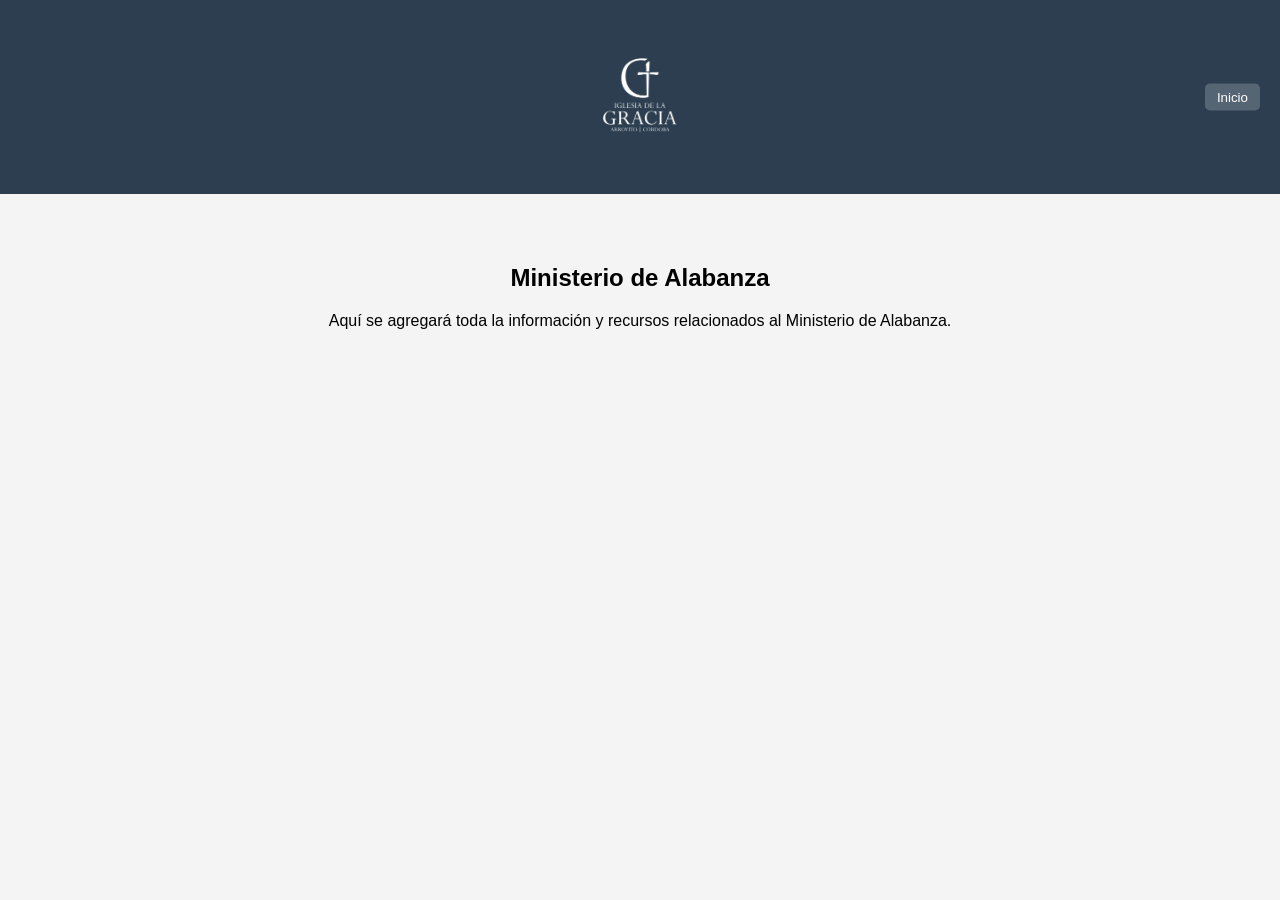
<file: ministerios/int-alabanza.html>
<!DOCTYPE html>
<html lang="es">
<head>
<meta charset="UTF-8">
<meta name="viewport" content="width=device-width, initial-scale=1.0">
<title>Ministerio de Alabanza</title>
<style>
/* COLOR INSTITUCIONAL */
:root {
  --azul-institucional: #2c3e50;
}

/* BODY */
body {
  font-family: Arial, sans-serif;
  background:#f4f4f4;
  margin:0;
  min-height:100vh;
  display:flex;
  flex-direction:column;
}

/* HEADER COMÚN */
header{
  background: var(--azul-institucional); /* azul institucional */
  color:white;
  padding:20px;
  text-align:center;
  position:relative;
}

header img.logo{
  width:120px;
  cursor:pointer;
}

.volver-inicio{
  position:absolute;
  right:20px;
  top:50%;
  transform:translateY(-50%);
  background:rgba(255,255,255,0.2);
  color:white;
  border:none;
  padding:6px 12px;
  border-radius:5px;
  cursor:pointer;
}

.volver-inicio:hover{
  background:rgba(255,255,255,0.4);
}

/* CONTENEDOR PRINCIPAL */
.container {
  max-width:900px;
  margin:30px auto;
  padding:20px;
  text-align:center;
}
</style>
</head>
<body>

<!-- HEADER -->
<header>
  <img src="../../img/logo-iglesia.png" alt="Logo Iglesia" class="logo" onclick="window.location.href='../../index.html'">
  <button class="volver-inicio" onclick="window.location.href='../../index.html'">Inicio</button>
</header>

<!-- CONTENIDO PRINCIPAL -->
<div class="container">
  <h2>Ministerio de Alabanza</h2>
  <p>Aquí se agregará toda la información y recursos relacionados al Ministerio de Alabanza.</p>
</div>

</body>
</html>
</file>
